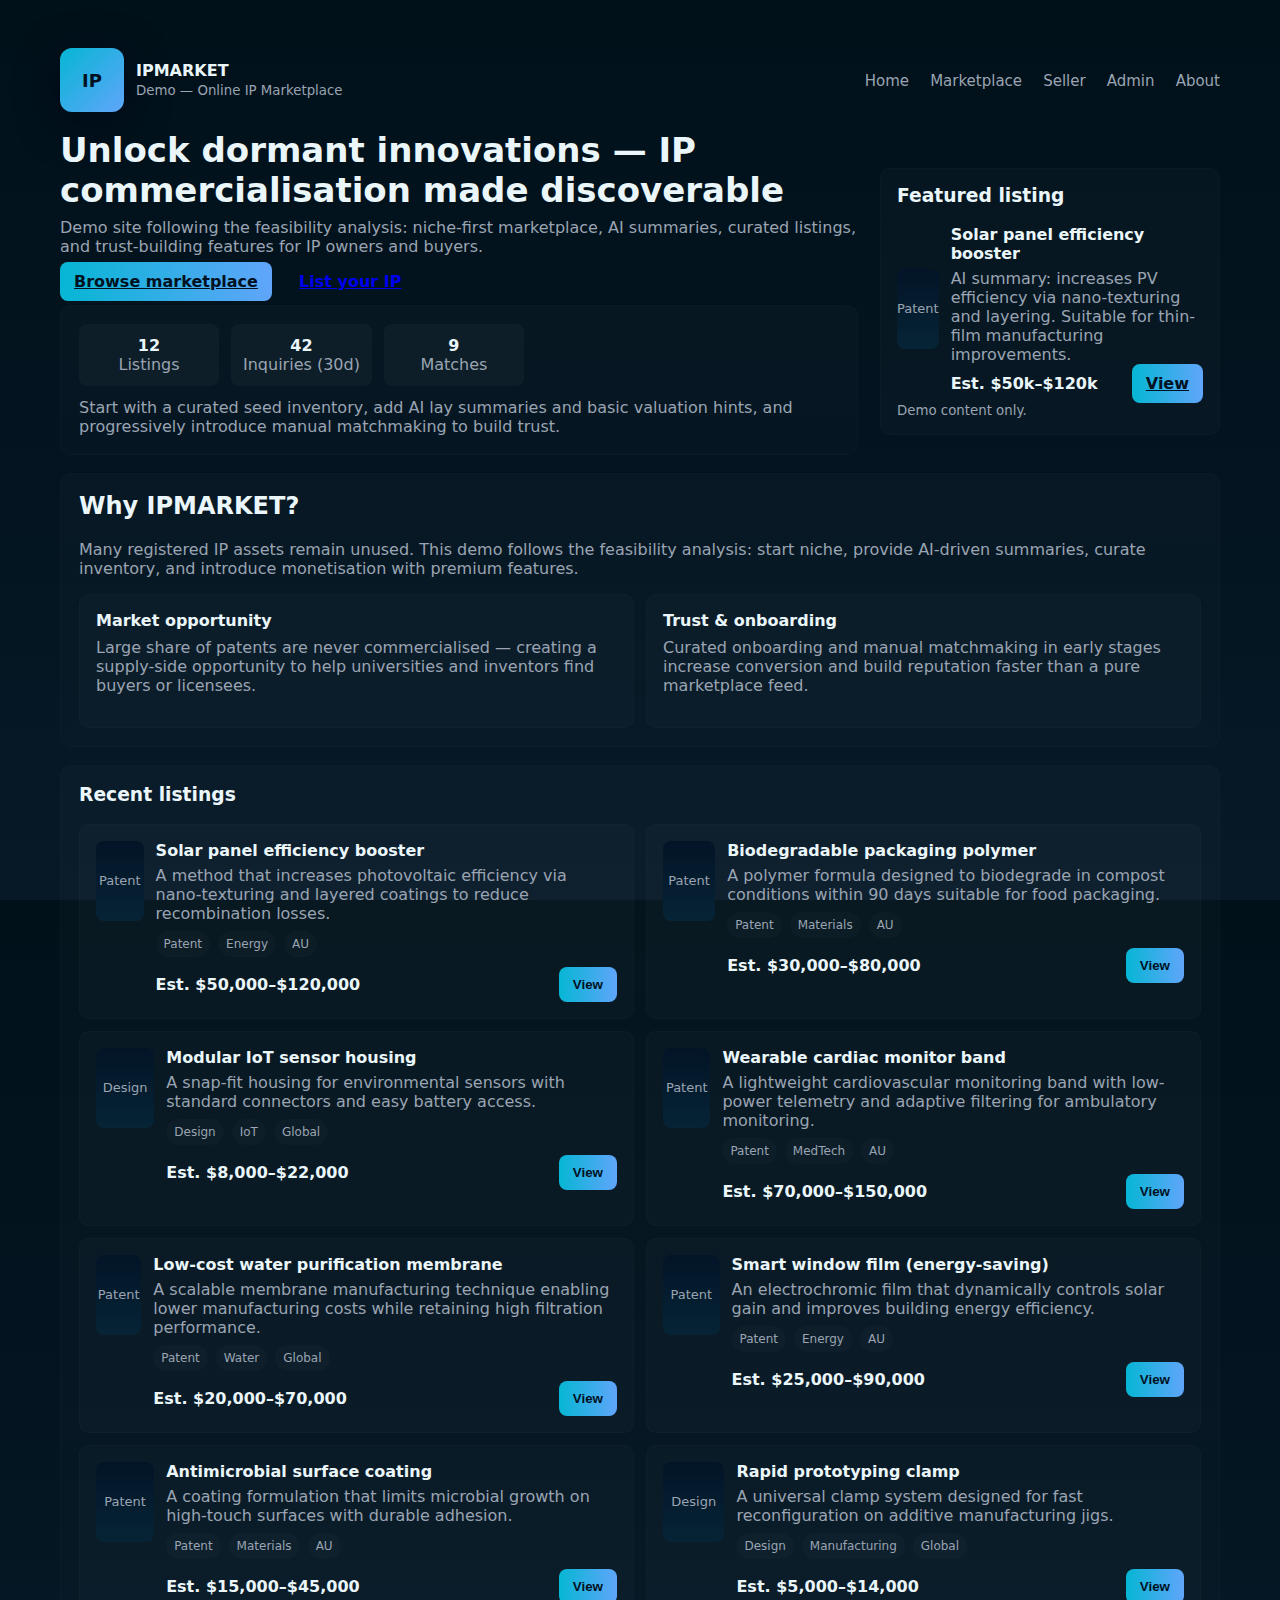
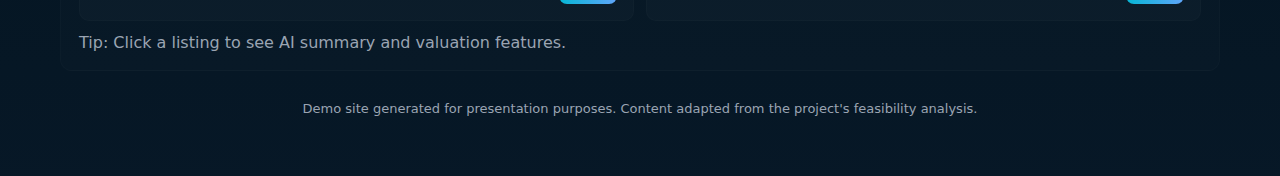
<file: index.html>
<!doctype html>
<html lang="en">
<head>
  <meta charset="utf-8" />
  <meta name="viewport" content="width=device-width,initial-scale=1" />
  <title>IPMARKET — Demo Marketplace</title>
  <link rel="stylesheet" href="assets/style.css" />
</head>
<body data-page="home">
  <div class="container">
    <header class="header">
      <div class="brand">
        <div class="logo">IP</div>
        <div>
          <div style="font-weight:800">IPMARKET</div>
          <small style="color:var(--muted)">Demo — Online IP Marketplace</small>
        </div>
      </div>
      <nav>
        <a href="index.html">Home</a>
        <a href="market.html">Marketplace</a>
        <a href="seller.html">Seller</a>
        <a href="admin.html">Admin</a>
        <a href="about.html">About</a>
      </nav>
    </header>

    <section class="hero">
      <div class="left">
        <h1>Unlock dormant innovations — IP commercialisation made discoverable</h1>
        <p class="lead">Demo site following the feasibility analysis: niche-first marketplace, AI summaries, curated listings, and trust-building features for IP owners and buyers.</p>
        <div style="margin-top:12px">
          <a class="btn btn-primary" href="market.html">Browse marketplace</a>
          <a class="btn" href="seller.html" style="margin-left:8px;">List your IP</a>
        </div>

        <div class="panel" style="margin-top:14px">
          <div class="kpi">
            <div class="tile"><strong id="k_listings">0</strong><div style="color:var(--muted)">Listings</div></div>
            <div class="tile"><strong id="k_inquiries">0</strong><div style="color:var(--muted)">Inquiries (30d)</div></div>
            <div class="tile"><strong id="k_matches">0</strong><div style="color:var(--muted)">Matches</div></div>
          </div>
          <div style="margin-top:12px;color:var(--muted)">Start with a curated seed inventory, add AI lay summaries and basic valuation hints, and progressively introduce manual matchmaking to build trust.</div>
        </div>
      </div>

      <aside style="width:340px">
        <div class="panel card">
          <h3 style="margin-top:0">Featured listing</h3>
          <div style="display:flex;gap:12px;align-items:center">
            <div class="thumb">Patent</div>
            <div>
              <div style="font-weight:700">Solar panel efficiency booster</div>
              <div style="color:var(--muted);margin-top:6px">AI summary: increases PV efficiency via nano-texturing and layering. Suitable for thin-film manufacturing improvements.</div>
              <div style="margin-top:10px;display:flex;justify-content:space-between;align-items:center">
                <div style="font-weight:700">Est. $50k–$120k</div>
                <div><a class="btn btn-primary" href="listing.html?id=1">View</a></div>
              </div>
            </div>
          </div>
          <small style="display:block;margin-top:10px;color:var(--muted)">Demo content only.</small>
        </div>
      </aside>
    </section>

    <section class="panel">
      <h2 style="margin-top:0">Why IPMARKET?</h2>
      <p style="color:var(--muted)">Many registered IP assets remain unused. This demo follows the feasibility analysis: start niche, provide AI-driven summaries, curate inventory, and introduce monetisation with premium features.</p>
      <div class="grid-single" style="margin-top:12px">
        <div class="card">
          <h4 style="margin:0">Market opportunity</h4>
          <p style="color:var(--muted);margin-top:8px">Large share of patents are never commercialised — creating a supply-side opportunity to help universities and inventors find buyers or licensees.</p>
        </div>
        <div class="card">
          <h4 style="margin:0">Trust & onboarding</h4>
          <p style="color:var(--muted);margin-top:8px">Curated onboarding and manual matchmaking in early stages increase conversion and build reputation faster than a pure marketplace feed.</p>
        </div>
      </div>
    </section>

    <section class="panel">
      <h3 style="margin-top:0">Recent listings</h3>
      <div id="listings" class="listing-grid" style="margin-top:12px"></div>
      <div style="margin-top:12px;color:var(--muted)">Tip: Click a listing to see AI summary and valuation features.</div>
    </section>

    <footer class="footer">
      Demo site generated for presentation purposes. Content adapted from the project's feasibility analysis.
    </footer>
  </div>

  <script src="assets/app.js"></script>
</body>
</html>
</file>
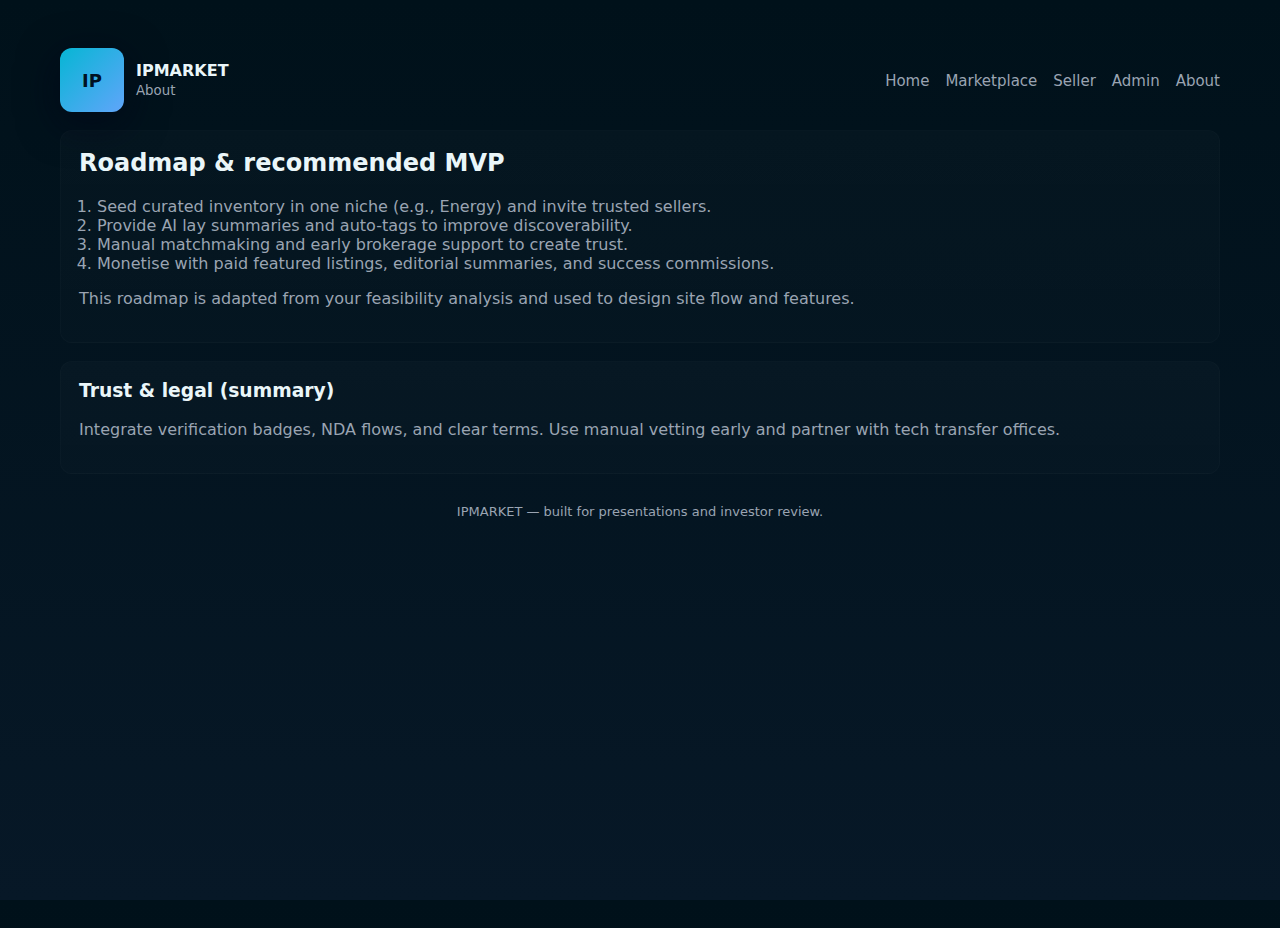
<file: about.html>
<!doctype html><html lang="en"><head><meta charset="utf-8"/><meta name="viewport" content="width=device-width,initial-scale=1"/><title>About & Roadmap — IPMARKET</title><link rel="stylesheet" href="assets/style.css"/></head><body data-page="home">
  <div class="container">
    <header class="header"><div class="brand"><div class="logo">IP</div><div><div style="font-weight:800">IPMARKET</div><small class="muted">About</small></div></div><nav><a href="index.html">Home</a><a href="market.html">Marketplace</a><a href="seller.html">Seller</a><a href="admin.html">Admin</a><a href="about.html">About</a></nav></header>
    <section class="panel"><h2 style="margin-top:0">Roadmap & recommended MVP</h2><ol class="muted" style="padding-left:18px"><li>Seed curated inventory in one niche (e.g., Energy) and invite trusted sellers.</li><li>Provide AI lay summaries and auto-tags to improve discoverability.</li><li>Manual matchmaking and early brokerage support to create trust.</li><li>Monetise with paid featured listings, editorial summaries, and success commissions.</li></ol><p class="muted">This roadmap is adapted from your feasibility analysis and used to design site flow and features.</p></section>
    <section class="panel"><h3 style="margin-top:0">Trust & legal (summary)</h3><p class="muted">Integrate verification badges, NDA flows, and clear terms. Use manual vetting early and partner with tech transfer offices.</p></section>
    <footer class="footer">IPMARKET — built for presentations and investor review.</footer>
  </div></body></html>
</file>
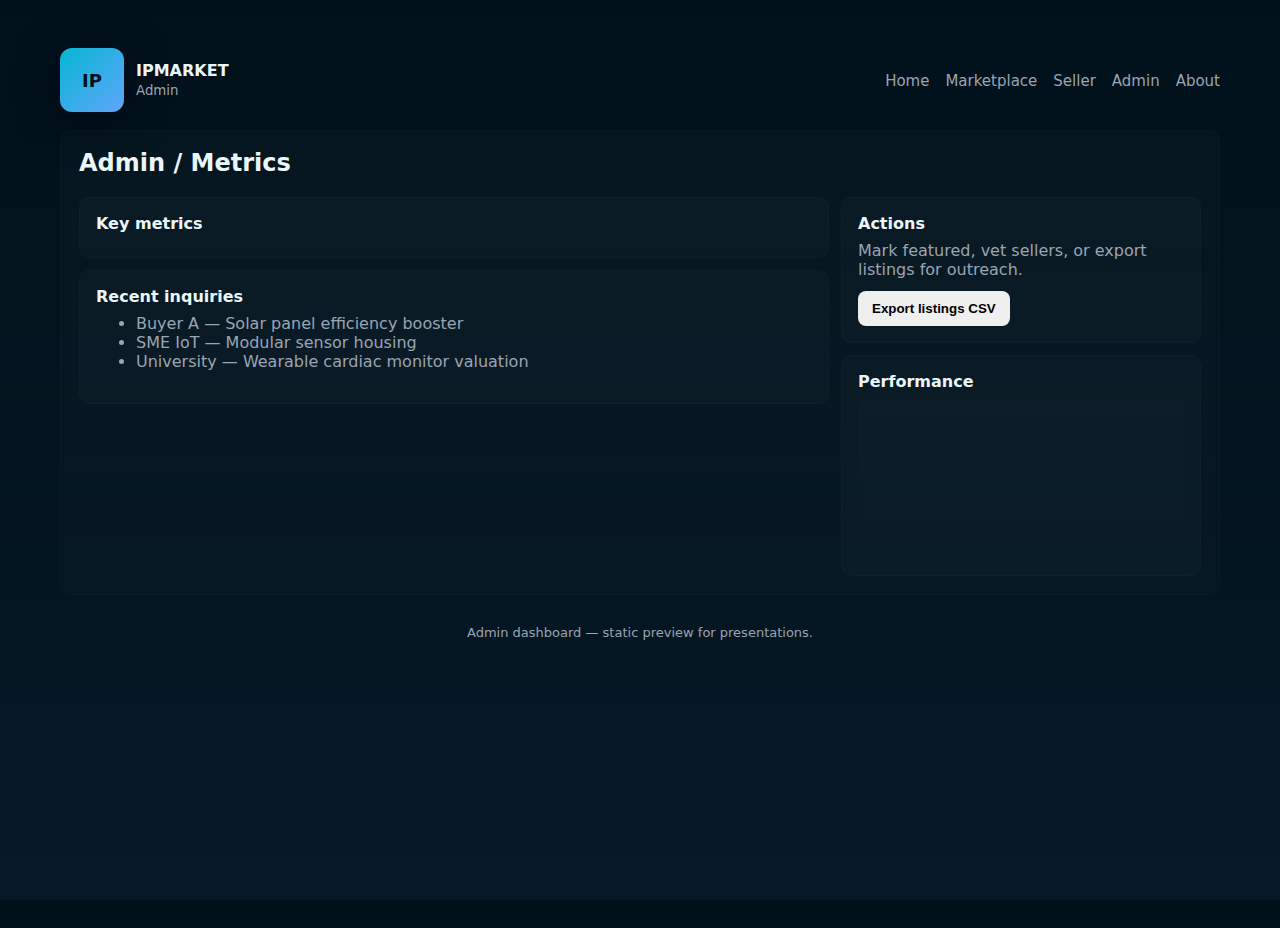
<file: admin.html>
<!doctype html><html lang="en"><head><meta charset="utf-8"/><meta name="viewport" content="width=device-width,initial-scale=1"/><title>Admin — IPMARKET</title><link rel="stylesheet" href="assets/style.css"/></head><body data-page="admin">
  <div class="container">
    <header class="header"><div class="brand"><div class="logo">IP</div><div><div style="font-weight:800">IPMARKET</div><small class="muted">Admin</small></div></div><nav><a href="index.html">Home</a><a href="market.html">Marketplace</a><a href="seller.html">Seller</a><a href="admin.html">Admin</a><a href="about.html">About</a></nav></header>
    <section class="panel">
      <h2 style="margin-top:0">Admin / Metrics</h2>
      <div style="display:flex;gap:12px">
        <div style="flex:1">
          <div class="card"><h4 style="margin:0">Key metrics</h4><table id="admin_table" class="table" style="margin-top:8px"></table></div>
          <div class="card" style="margin-top:12px"><h4 style="margin:0">Recent inquiries</h4><ul style="margin-top:8px" class="muted"><li>Buyer A — Solar panel efficiency booster</li><li>SME IoT — Modular sensor housing</li><li>University — Wearable cardiac monitor valuation</li></ul></div>
        </div>
        <aside style="width:360px"><div class="card"><h4 style="margin:0">Actions</h4><div class="muted" style="margin-top:8px">Mark featured, vet sellers, or export listings for outreach.</div><div style="margin-top:12px"><button id="export_csv" class="btn">Export listings CSV</button></div></div>
        <div class="card" style="margin-top:12px"><h4 style="margin:0">Performance</h4><div id="admin_chart" class="chart" style="margin-top:8px"></div></div></aside>
      </div>
    </section>
    <footer class="footer">Admin dashboard — static preview for presentations.</footer>
  </div>
  <script src="assets/app.js"></script></body></html>
</file>
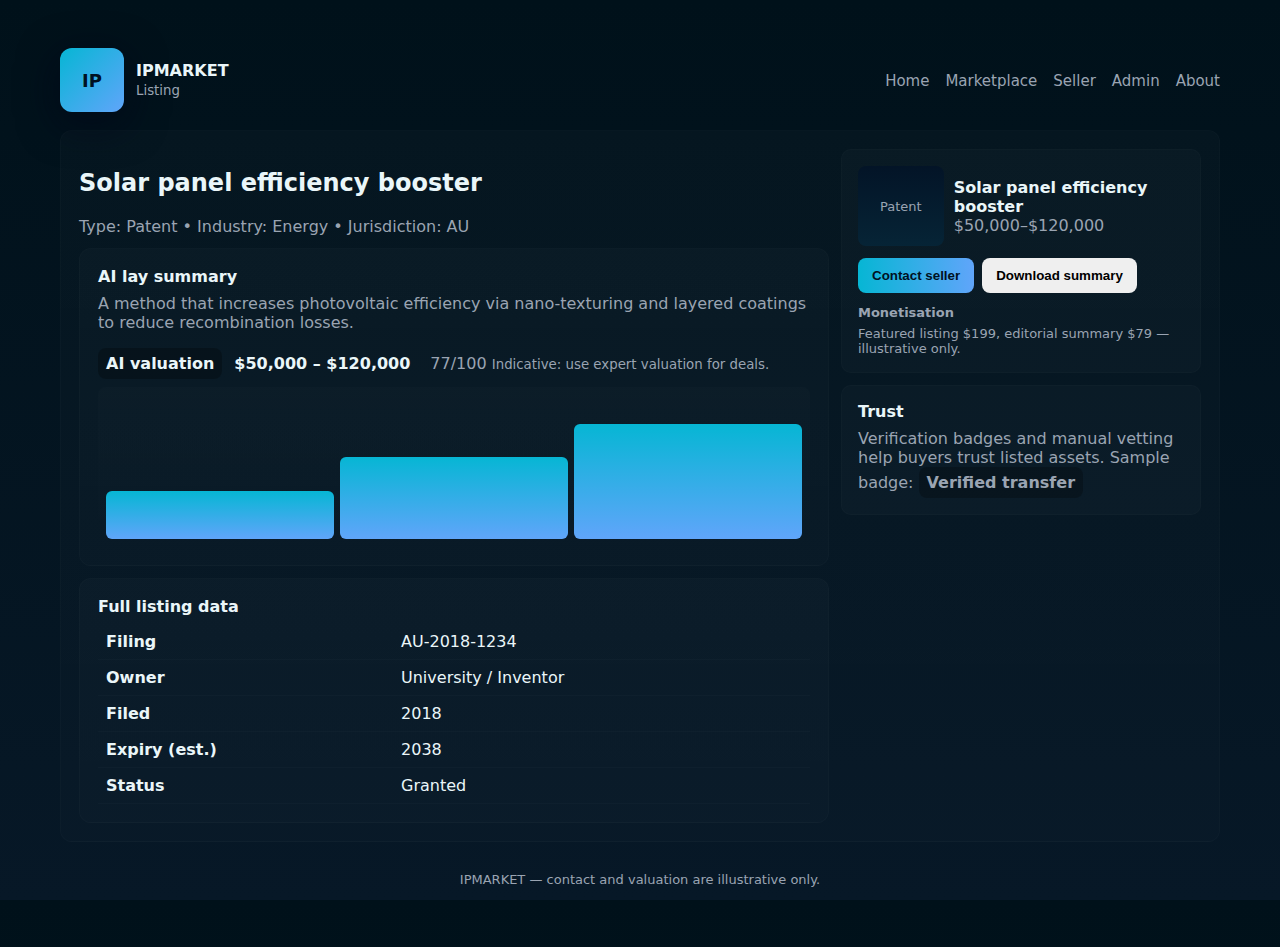
<file: listing.html>
<!doctype html><html lang="en"><head><meta charset="utf-8"/><meta name="viewport" content="width=device-width,initial-scale=1"/><title>Listing — IPMARKET</title><link rel="stylesheet" href="assets/style.css"/></head><body data-page="listing">
  <div class="container">
    <header class="header"><div class="brand"><div class="logo">IP</div><div><div style="font-weight:800">IPMARKET</div><small class="muted">Listing</small></div></div><nav><a href="index.html">Home</a><a href="market.html">Marketplace</a><a href="seller.html">Seller</a><a href="admin.html">Admin</a><a href="about.html">About</a></nav></header>

    <section class="panel">
      <div style="display:flex;gap:12px;align-items:flex-start">
        <div style="flex:1">
          <h2 id="lst_title">Title</h2>
          <div class="muted" style="margin-top:6px">Type: <span id="lst_type"></span> • Industry: <span id="lst_ind"></span> • Jurisdiction: <span id="lst_jur"></span></div>
          <div class="panel" style="margin-top:12px">
            <h4 style="margin:0">AI lay summary</h4>
            <p id="lst_sum" class="muted" style="margin-top:8px"></p>
            <div style="margin-top:8px;display:flex;gap:12px;align-items:center"><div class="badge">AI valuation</div><div id="lst_val" style="font-weight:700"></div>
              <div style="margin-left:8px;color:var(--muted)"><span id="ai_score"></span> <small id="ai_note"></small></div>
            </div>
            <div style="margin-top:8px" id="valuation_chart" class="chart"></div>
          </div>

        <div class="panel" style="margin-top:12px">
          <h4 style="margin:0">Full listing data</h4>
          <table class="table" style="margin-top:8px">
            <tr><th>Filing</th><td id="lst_file"></td></tr>
            <tr><th>Owner</th><td id="lst_owner"></td></tr>
            <tr><th>Filed</th><td>2018</td></tr>
            <tr><th>Expiry (est.)</th><td>2038</td></tr>
            <tr><th>Status</th><td>Granted</td></tr>
          </table>
        </div>
        </div>

        <aside style="width:360px">
          <div class="card">
            <div style="display:flex;gap:10px;align-items:center"><div class="thumb">Patent</div><div><div style="font-weight:700" id="lst_rail_title">Title</div><div class="muted" id="lst_rail_sub">Est. value</div></div></div>
            <div style="margin-top:12px"><button class="btn btn-primary" onclick="mockInquiry()">Contact seller</button><button class="btn" style="margin-left:8px" onclick="window.print()">Download summary</button></div>
            <div style="margin-top:12px" class="note"><strong>Monetisation</strong><div class="muted" style="margin-top:6px">Featured listing $199, editorial summary $79 — illustrative only.</div></div>
          </div>

          <div class="card" style="margin-top:12px"><h4 style="margin:0">Trust</h4><div class="muted" style="margin-top:8px">Verification badges and manual vetting help buyers trust listed assets. Sample badge: <span class="badge">Verified transfer</span></div></div>
        </aside>
      </div>
    </section>

    <footer class="footer">IPMARKET — contact and valuation are illustrative only.</footer>
  </div>

  <div id="nda_modal" class="modal"><div class="box"><div style="display:flex;justify-content:space-between;align-items:center"><h3 style="margin:0">Confidentiality agreement (preview)</h3><button class="close" onclick="document.getElementById('nda_modal').style.display='none'">✕</button></div><p class="muted">Acceptance required before contacting seller. For legal use integrate server-side NDA flow and signature capture.</p><div style="max-height:300px;overflow:auto;border:1px solid rgba(255,255,255,0.02);padding:8px;border-radius:8px;margin-top:8px;background:rgba(255,255,255,0.01)"><strong>Sample NDA (summary)</strong><p class="muted">1) Confidential information; 2) Purpose limitation; 3) Term 2 years; 4) No transfer of IP rights; 5) Remedies for breach.</p></div><div style="margin-top:12px;display:flex;justify-content:flex-end"><button class="btn" onclick="document.getElementById('nda_modal').style.display='none'">Cancel</button><button class="btn btn-primary" style="margin-left:8px" onclick="acceptNDA()">Accept & Contact</button></div></div></div>

  <script src="assets/app.js"></script>
</body></html>
</file>
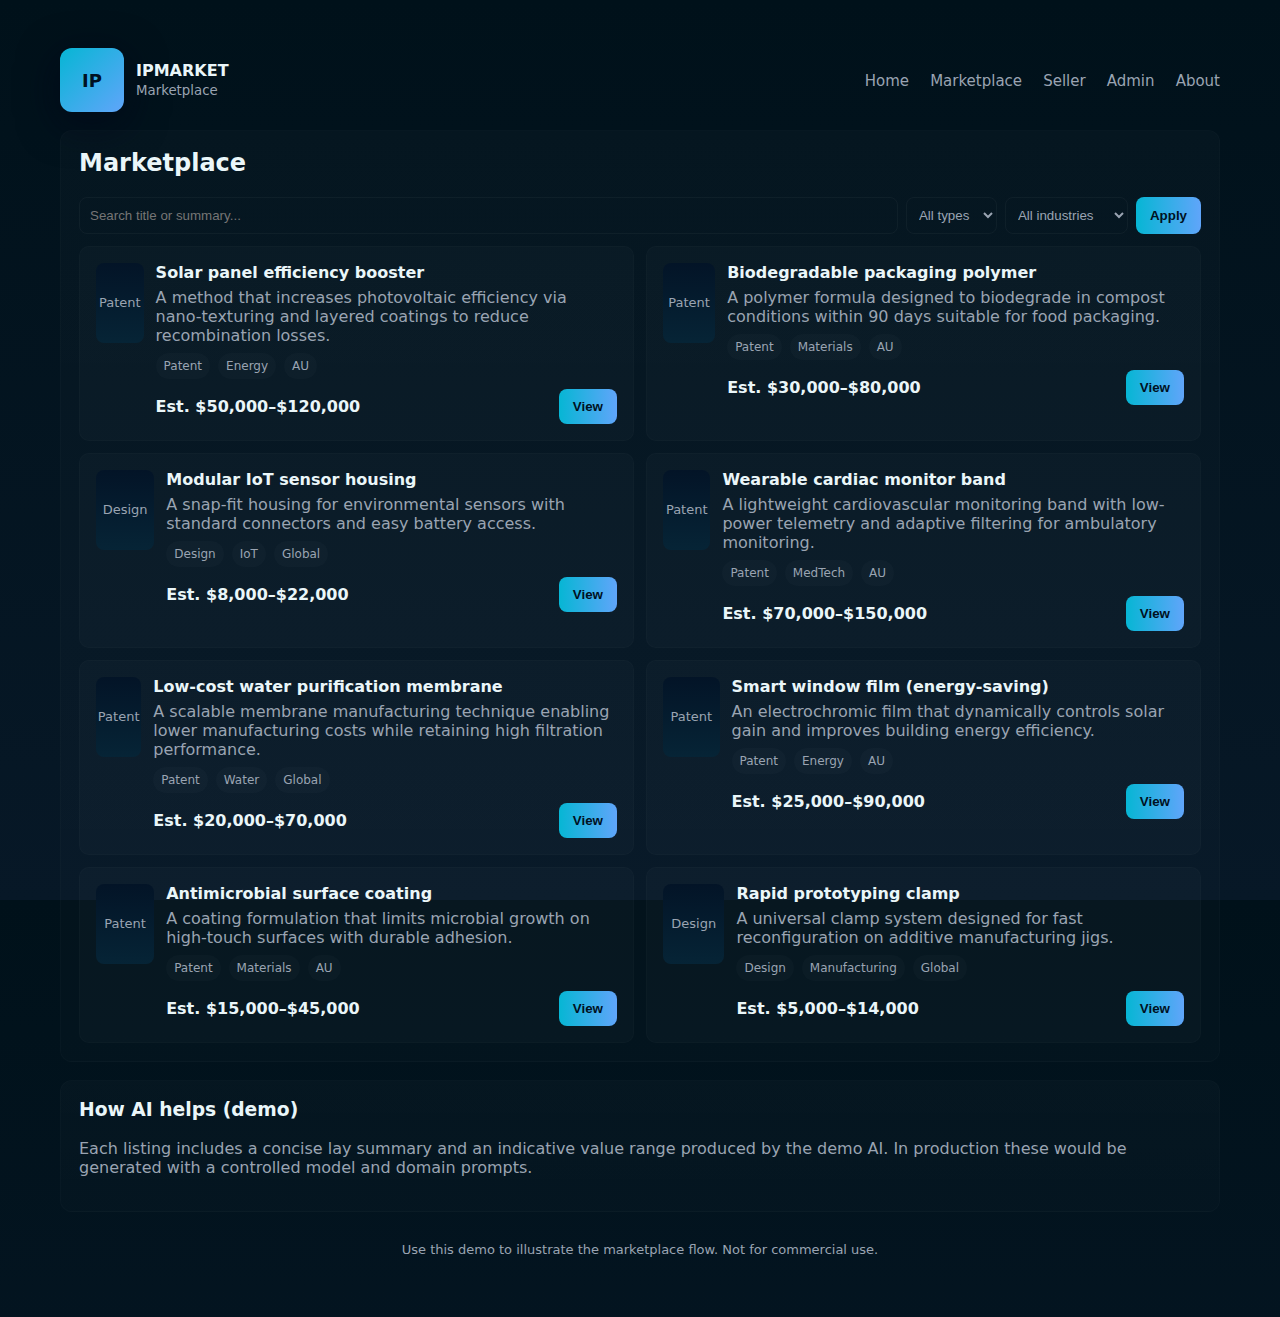
<file: market.html>
<!doctype html>
<html lang="en">
<head>
  <meta charset="utf-8" />
  <meta name="viewport" content="width=device-width,initial-scale=1" />
  <title>Marketplace — IPMARKET Demo</title>
  <link rel="stylesheet" href="assets/style.css" />
</head>
<body data-page="home">
  <div class="container">
    <header class="header">
      <div class="brand">
        <div class="logo">IP</div>
        <div>
          <div style="font-weight:800">IPMARKET</div>
          <small style="color:var(--muted)">Marketplace</small>
        </div>
      </div>
      <nav>
        <a href="index.html">Home</a>
        <a href="market.html">Marketplace</a>
        <a href="seller.html">Seller</a>
        <a href="admin.html">Admin</a>
        <a href="about.html">About</a>
      </nav>
    </header>

    <section class="panel">
      <h2 style="margin-top:0">Marketplace</h2>
      <div class="searchbar">
        <input placeholder="Search title or summary..." id="q" />
        <select id="type" class="filter"><option value="">All types</option><option>Patent</option><option>Design</option><option>Software</option></select>
        <select id="industry" class="filter"><option value="">All industries</option><option>Energy</option><option>Materials</option><option>IoT</option><option>MedTech</option><option>Water</option><option>Manufacturing</option><option>LegalTech</option></select>
        <button id="btn_filter" class="btn btn-primary">Apply</button>
      </div>

      <div id="listings" class="listing-grid"></div>
    </section>

    <section class="panel">
      <h3 style="margin-top:0">How AI helps (demo)</h3>
      <p style="color:var(--muted)">Each listing includes a concise lay summary and an indicative value range produced by the demo AI. In production these would be generated with a controlled model and domain prompts.</p>
    </section>

    <footer class="footer">
      Use this demo to illustrate the marketplace flow. Not for commercial use.
    </footer>
  </div>

  <script src="assets/app.js"></script>
</body>
</html>
</file>
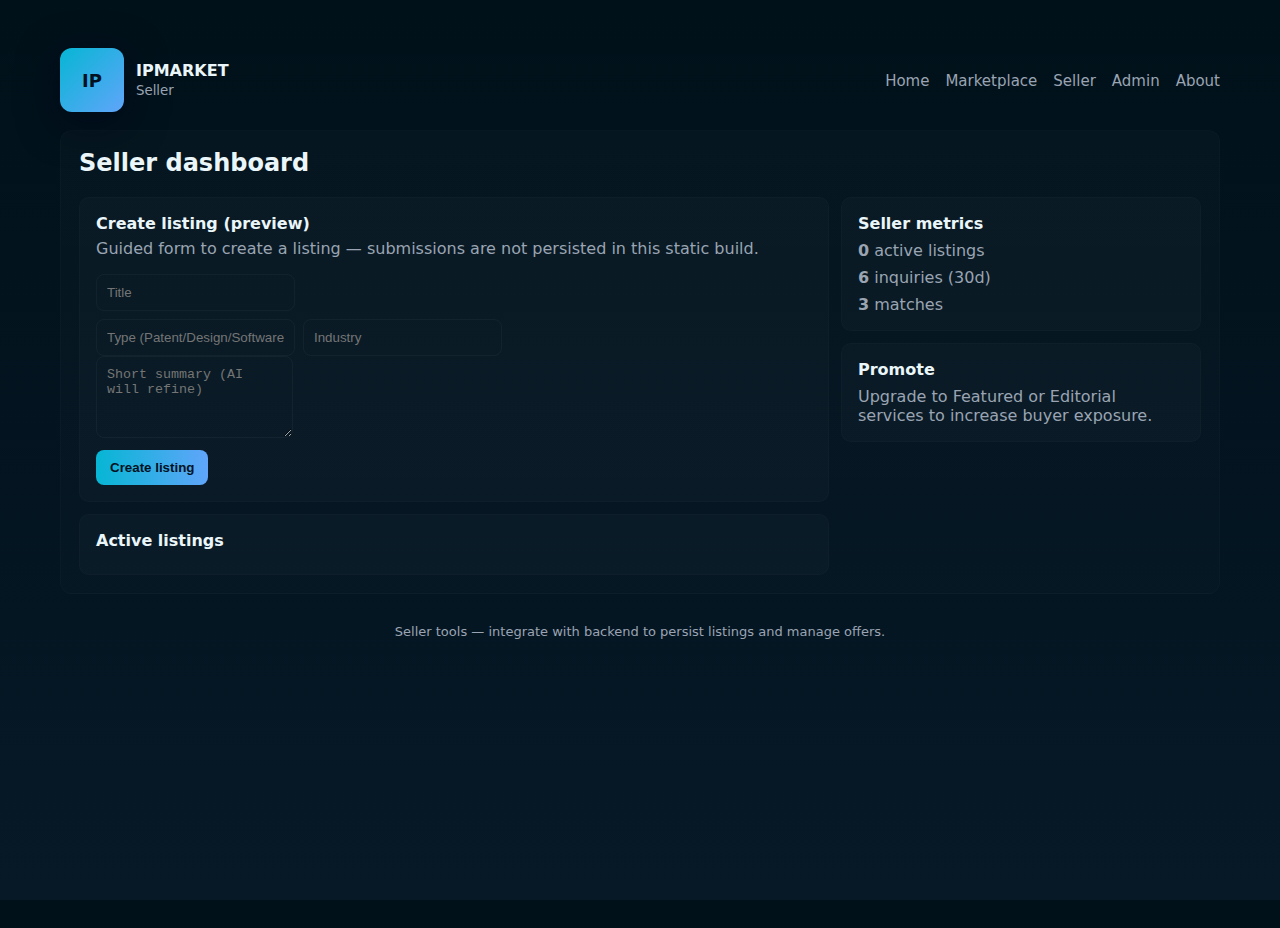
<file: seller.html>
<!doctype html><html lang="en"><head><meta charset="utf-8"/><meta name="viewport" content="width=device-width,initial-scale=1"/><title>Seller Dashboard — IPMARKET</title><link rel="stylesheet" href="assets/style.css"/></head><body data-page="seller">
  <div class="container">
    <header class="header"><div class="brand"><div class="logo">IP</div><div><div style="font-weight:800">IPMARKET</div><small class="muted">Seller</small></div></div><nav><a href="index.html">Home</a><a href="market.html">Marketplace</a><a href="seller.html">Seller</a><a href="admin.html">Admin</a><a href="about.html">About</a></nav></header>
    <section class="panel">
      <h2 style="margin-top:0">Seller dashboard</h2>
      <div style="display:flex;gap:12px;align-items:flex-start">
        <div style="flex:1">
          <div class="card"><h4 style="margin:0">Create listing (preview)</h4><p class="muted" style="margin-top:6px">Guided form to create a listing — submissions are not persisted in this static build.</p>
            <div style="margin-top:8px"><input placeholder="Title" /><div class="form-row"><input placeholder="Type (Patent/Design/Software)" /><input placeholder="Industry" /></div><textarea placeholder="Short summary (AI will refine)" rows="4"></textarea><div style="margin-top:8px"><button class="btn btn-primary">Create listing</button></div></div></div>

          <div class="card" style="margin-top:12px"><h4 style="margin:0">Active listings</h4><div style="margin-top:8px" id="seller_listings"></div></div>
        </div>

        <aside style="width:360px"><div class="card"><h4 style="margin:0">Seller metrics</h4><div class="muted" style="margin-top:8px"><strong id="created_listings">0</strong> active listings</div><div class="muted" style="margin-top:8px"><strong>6</strong> inquiries (30d)</div><div class="muted" style="margin-top:8px"><strong>3</strong> matches</div></div>
        <div class="card" style="margin-top:12px"><h4 style="margin:0">Promote</h4><div class="muted" style="margin-top:8px">Upgrade to Featured or Editorial services to increase buyer exposure.</div></div></aside>
      </div>
    </section>

    <footer class="footer">Seller tools — integrate with backend to persist listings and manage offers.</footer>
  </div>
  <script src="assets/app.js"></script></body></html>
</file>
<file: assets/style.css>
:root{
  --bg:#071827;--card:#0b1220;--accent:#06b6d4;--muted:#9aa4b2;--glass:rgba(255,255,255,0.03);
  --maxw:1200px;
}
*{box-sizing:border-box}
html,body{height:100%}
body{font-family:Inter, system-ui, -apple-system, 'Segoe UI', Roboto, Arial; margin:0; background:linear-gradient(180deg,#00111a 0%, #071827 100%); color:#eaf6f9; -webkit-font-smoothing:antialiased}
.container{max-width:var(--maxw);margin:28px auto;padding:20px}
.header{display:flex;justify-content:space-between;align-items:center;gap:12px}
.brand{display:flex;align-items:center;gap:12px}
.logo{width:64px;height:64px;border-radius:12px;background:linear-gradient(135deg,var(--accent),#60a5fa);display:flex;align-items:center;justify-content:center;font-weight:800;color:#012;box-shadow:0 10px 40px rgba(2,6,23,0.7);font-size:18px}
nav a{color:var(--muted);text-decoration:none;margin-left:16px;font-size:15px}
.hero{display:flex;gap:22px;align-items:center;margin-top:18px}
.hero .left{flex:1}
.hero h1{margin:0;font-size:34px}
.lead{color:var(--muted);margin-top:8px}
.btn{padding:10px 14px;border-radius:8px;border:0;cursor:pointer;font-weight:700}
.btn-primary{background:linear-gradient(90deg,var(--accent),#60a5fa);color:#012}
.panel{background:linear-gradient(180deg,rgba(255,255,255,0.02), rgba(255,255,255,0.01));padding:18px;border-radius:12px;margin-top:18px;border:1px solid rgba(255,255,255,0.02)}
.grid{display:grid;grid-template-columns:1fr 360px;gap:18px}
.card{background:rgba(255,255,255,0.02);padding:16px;border-radius:10px;border:1px solid rgba(255,255,255,0.02)}
.listing-grid{display:grid;grid-template-columns:repeat(2,1fr);gap:12px}
.listing{display:flex;gap:12px;align-items:flex-start}
.thumb{width:100px;height:80px;border-radius:8px;background:linear-gradient(180deg,#031427,#062436);display:flex;align-items:center;justify-content:center;color:var(--muted);font-size:13px}
.meta strong{font-size:16px}
.tags{margin-top:8px;display:flex;gap:8px}
.tag{font-size:12px;padding:6px 8px;border-radius:999px;background:rgba(255,255,255,0.02);color:var(--muted)}
.filters{display:flex;gap:8px;flex-wrap:wrap;margin-bottom:12px}
.filter{background:transparent;border:1px solid rgba(255,255,255,0.04);padding:8px;border-radius:8px;color:var(--muted)}
.searchbar{display:flex;gap:8px;margin-bottom:12px}
.searchbar input{flex:1;padding:10px;border-radius:8px;border:1px solid rgba(255,255,255,0.04);background:transparent;color:inherit}
.footer{margin-top:30px;color:var(--muted);font-size:13px;text-align:center;padding-bottom:40px}
.kpi{display:flex;gap:12px;flex-wrap:wrap}
.kpi .tile{background:var(--glass);padding:12px;border-radius:8px;min-width:140px;text-align:center}
.grid-single{display:grid;grid-template-columns:1fr 1fr;gap:12px}
.badge{display:inline-block;padding:6px 8px;border-radius:8px;background:rgba(0,0,0,0.25);font-weight:600}
.muted{color:var(--muted)}
.modal{position:fixed;left:0;top:0;right:0;bottom:0;background:rgba(0,0,0,0.6);display:none;align-items:center;justify-content:center;padding:20px}
.modal .box{background:linear-gradient(180deg,#071827,#0b2130);padding:20px;border-radius:10px;max-width:760px;width:100%;border:1px solid rgba(255,255,255,0.03)}
.form-row{display:flex;gap:8px;margin-top:8px}
input,textarea,select{background:transparent;border:1px solid rgba(255,255,255,0.04);padding:10px;border-radius:8px;color:inherit}
small{color:var(--muted)}
.table{width:100%;border-collapse:collapse}
.table th,.table td{padding:8px;text-align:left;border-bottom:1px solid rgba(255,255,255,0.02)}
.chart{width:100%;height:160px;background:linear-gradient(180deg,rgba(255,255,255,0.01),transparent);border-radius:8px;padding:8px;display:flex;align-items:flex-end;gap:6px}
.chart .bar{flex:1;border-radius:6px;background:linear-gradient(180deg,var(--accent),#60a5fa);min-height:8px}
.note{font-size:13px;color:var(--muted);margin-top:8px}
.footer-links{display:flex;gap:12px;justify-content:center;margin-top:18px}
@media(max-width:900px){.grid{grid-template-columns:1fr}.listing-grid{grid-template-columns:1fr}.grid-single{grid-template-columns:1fr}.hero{flex-direction:column;align-items:flex-start}.thumb{width:80px;height:64px}}
</file>
